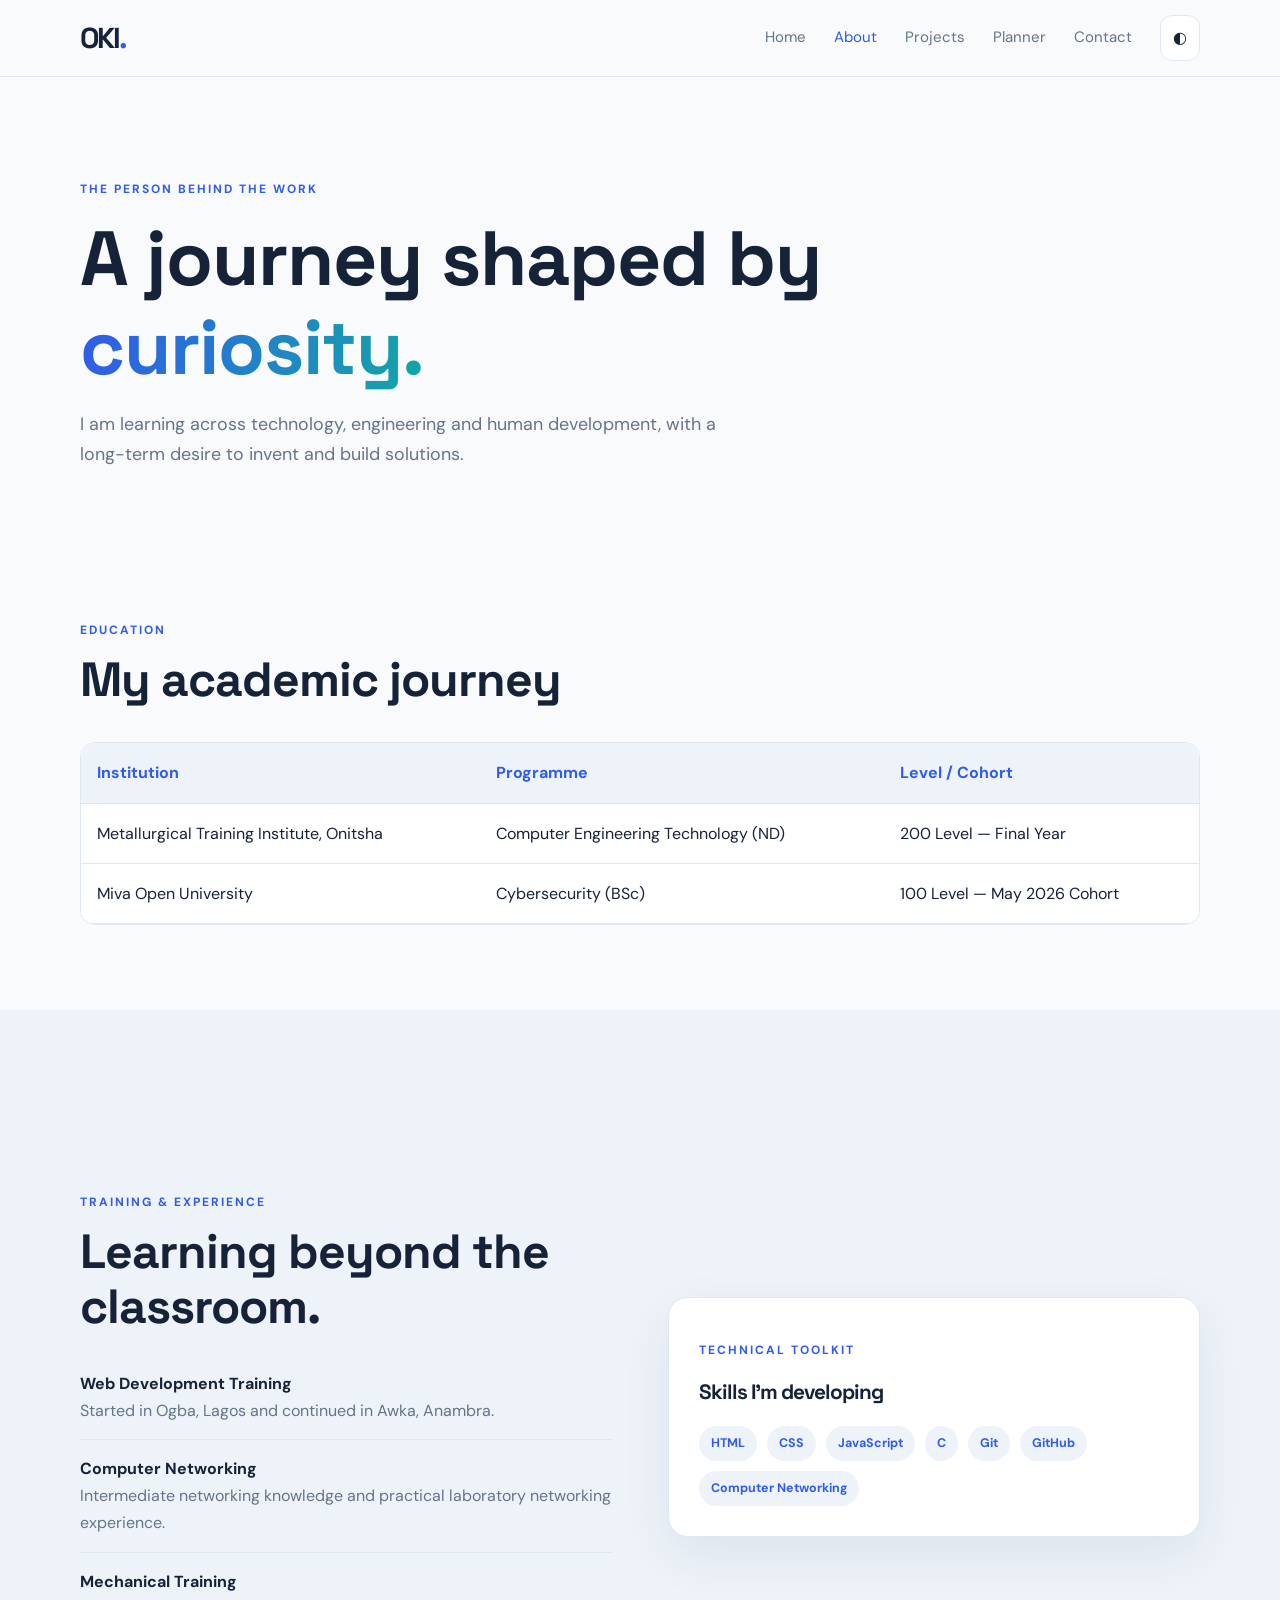
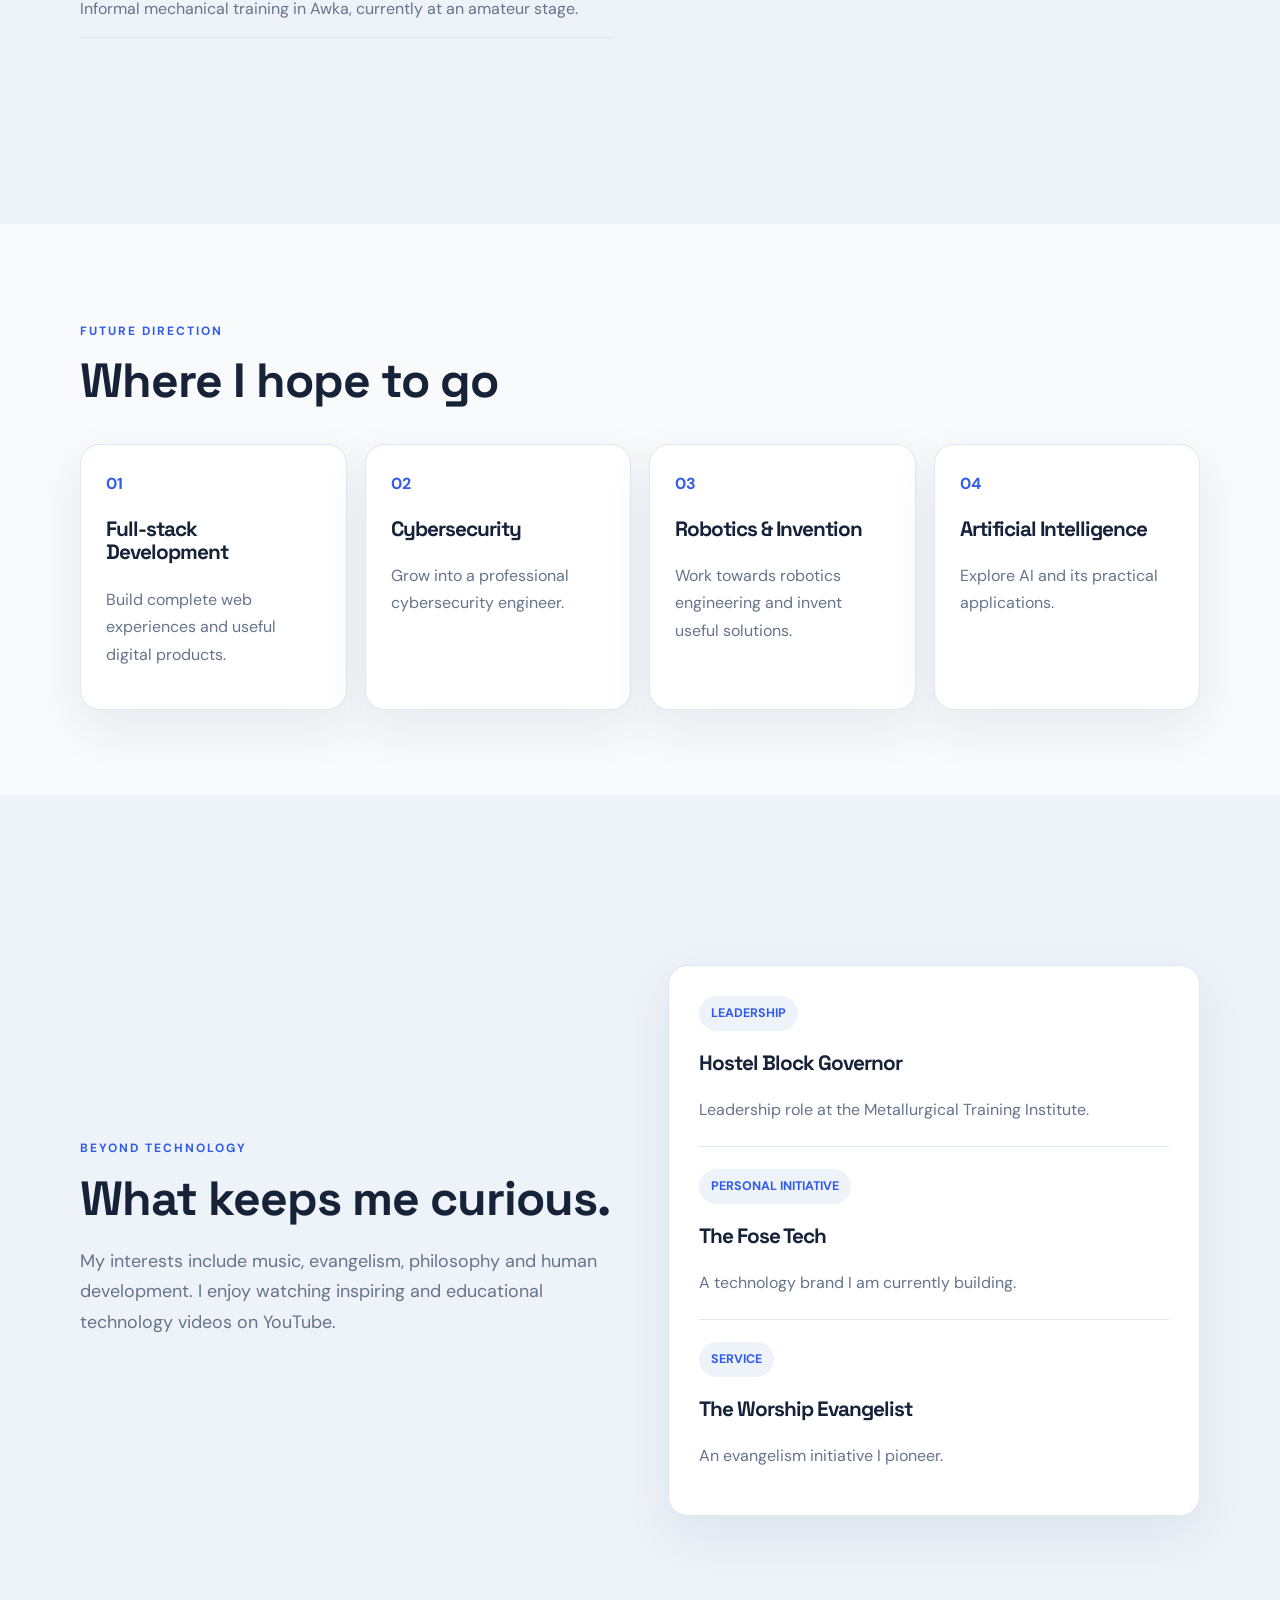
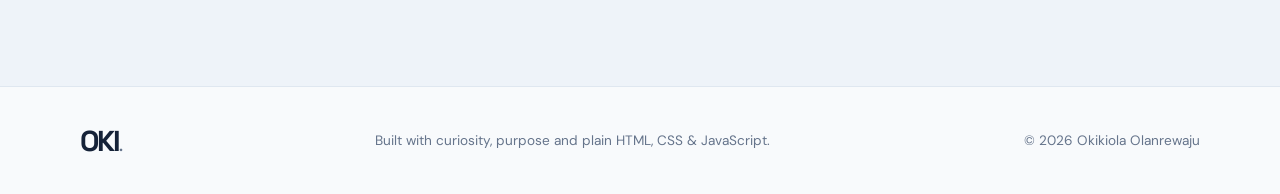
<file: about.html>
<!DOCTYPE html>
<html lang="en">
<head>
  <meta charset="UTF-8">
  <meta name="viewport" content="width=device-width, initial-scale=1.0">
  <meta name="description" content="Learn about Okikiola's education, skills and aspirations.">
  <title>About | Okikiola Olanrewaju</title>

  <link rel="stylesheet" href="assets/css/style.css">
  <link rel="stylesheet" href="assets/css/responsive.css">
  <script defer src="assets/js/main.js"></script>
</head>
<body>

<a class="skip-link" href="#main">Skip to content</a>

<header class="site-header">
  <div class="container nav-wrap">
    <a class="brand" href="index.html">OKI<span>.</span></a>
    <button class="menu-toggle" aria-label="Open navigation" aria-expanded="false">☰</button>

    <nav class="site-nav" aria-label="Main navigation">
      <a href="index.html">Home</a>
      <a class="active" href="about.html">About</a>
      <a href="projects.html">Projects</a>
      <a href="planner.html">Planner</a>
      <a href="contact.html">Contact</a>
      <button class="theme-toggle" type="button" aria-label="Toggle colour theme">◐</button>
    </nav>
  </div>
</header>

<main id="main">

  <section class="page-hero container">
    <p class="eyebrow">THE PERSON BEHIND THE WORK</p>
    <h1>A journey shaped by <span class="gradient-text">curiosity.</span></h1>
    <p class="lead">
      I am learning across technology, engineering and human
      development, with a long-term desire to invent and build solutions.
    </p>
  </section>

  <section class="section container">
    <div class="section-heading">
      <p class="eyebrow">EDUCATION</p>
      <h2>My academic journey</h2>
    </div>

    <div class="table-wrap">
      <table>
        <thead>
          <tr>
            <th>Institution</th>
            <th>Programme</th>
            <th>Level / Cohort</th>
          </tr>
        </thead>

        <tbody>
          <tr>
            <td>Metallurgical Training Institute, Onitsha</td>
            <td>Computer Engineering Technology (ND)</td>
            <td>200 Level — Final Year</td>
          </tr>

          <tr>
            <td>Miva Open University</td>
            <td>Cybersecurity (BSc)</td>
            <td>100 Level — May 2026 Cohort</td>
          </tr>
        </tbody>
      </table>
    </div>
  </section>

  <section class="soft-section">
    <div class="container section two-col">

      <div>
        <p class="eyebrow">TRAINING & EXPERIENCE</p>
        <h2>Learning beyond the classroom.</h2>

        <ul class="clean-list">
          <li>
            <strong>Web Development Training</strong>
            <span>Started in Ogba, Lagos and continued in Awka, Anambra.</span>
          </li>

          <li>
            <strong>Computer Networking</strong>
            <span>Intermediate networking knowledge and practical laboratory networking experience.</span>
          </li>

          <li>
            <strong>Mechanical Training</strong>
            <span>Informal mechanical training in Awka, currently at an amateur stage.</span>
          </li>
        </ul>
      </div>

      <div class="skill-panel">
        <p class="eyebrow">TECHNICAL TOOLKIT</p>
        <h3>Skills I'm developing</h3>

        <div class="skill-group">
          <span>HTML</span>
          <span>CSS</span>
          <span>JavaScript</span>
          <span>C</span>
          <span>Git</span>
          <span>GitHub</span>
          <span>Computer Networking</span>
        </div>
      </div>

    </div>
  </section>

  <section class="section container">
    <div class="section-heading">
      <p class="eyebrow">FUTURE DIRECTION</p>
      <h2>Where I hope to go</h2>
    </div>

    <div class="value-grid">

      <article class="value-card">
        <span class="value-number">01</span>
        <h3>Full-stack Development</h3>
        <p>Build complete web experiences and useful digital products.</p>
      </article>

      <article class="value-card">
        <span class="value-number">02</span>
        <h3>Cybersecurity</h3>
        <p>Grow into a professional cybersecurity engineer.</p>
      </article>

      <article class="value-card">
        <span class="value-number">03</span>
        <h3>Robotics & Invention</h3>
        <p>Work towards robotics engineering and invent useful solutions.</p>
      </article>

      <article class="value-card">
        <span class="value-number">04</span>
        <h3>Artificial Intelligence</h3>
        <p>Explore AI and its practical applications.</p>
      </article>

    </div>
  </section>

  <section class="soft-section">
    <div class="container section two-col">

      <div>
        <p class="eyebrow">BEYOND TECHNOLOGY</p>
        <h2>What keeps me curious.</h2>

        <p class="lead">
          My interests include music, evangelism, philosophy
          and human development. I enjoy watching inspiring
          and educational technology videos on YouTube.
        </p>
      </div>

      <div class="achievement-card">
        <span class="tag">LEADERSHIP</span>
        <h3>Hostel Block Governor</h3>
        <p>Leadership role at the Metallurgical Training Institute.</p>

        <div class="divider-line"></div>

        <span class="tag">PERSONAL INITIATIVE</span>
        <h3>The Fose Tech</h3>
        <p>A technology brand I am currently building.</p>

        <div class="divider-line"></div>

        <span class="tag">SERVICE</span>
        <h3>The Worship Evangelist</h3>
        <p>An evangelism initiative I pioneer.</p>
      </div>

    </div>
  </section>

</main>

<footer class="site-footer">
  <div class="container footer-inner">
    <a class="brand" href="index.html">OKI<span>.</span></a>
    <p>Built with curiosity, purpose and plain HTML, CSS & JavaScript.</p>
    <span>© <span data-year></span> Okikiola Olanrewaju</span>
  </div>
</footer>

</body>
</html>
</file>
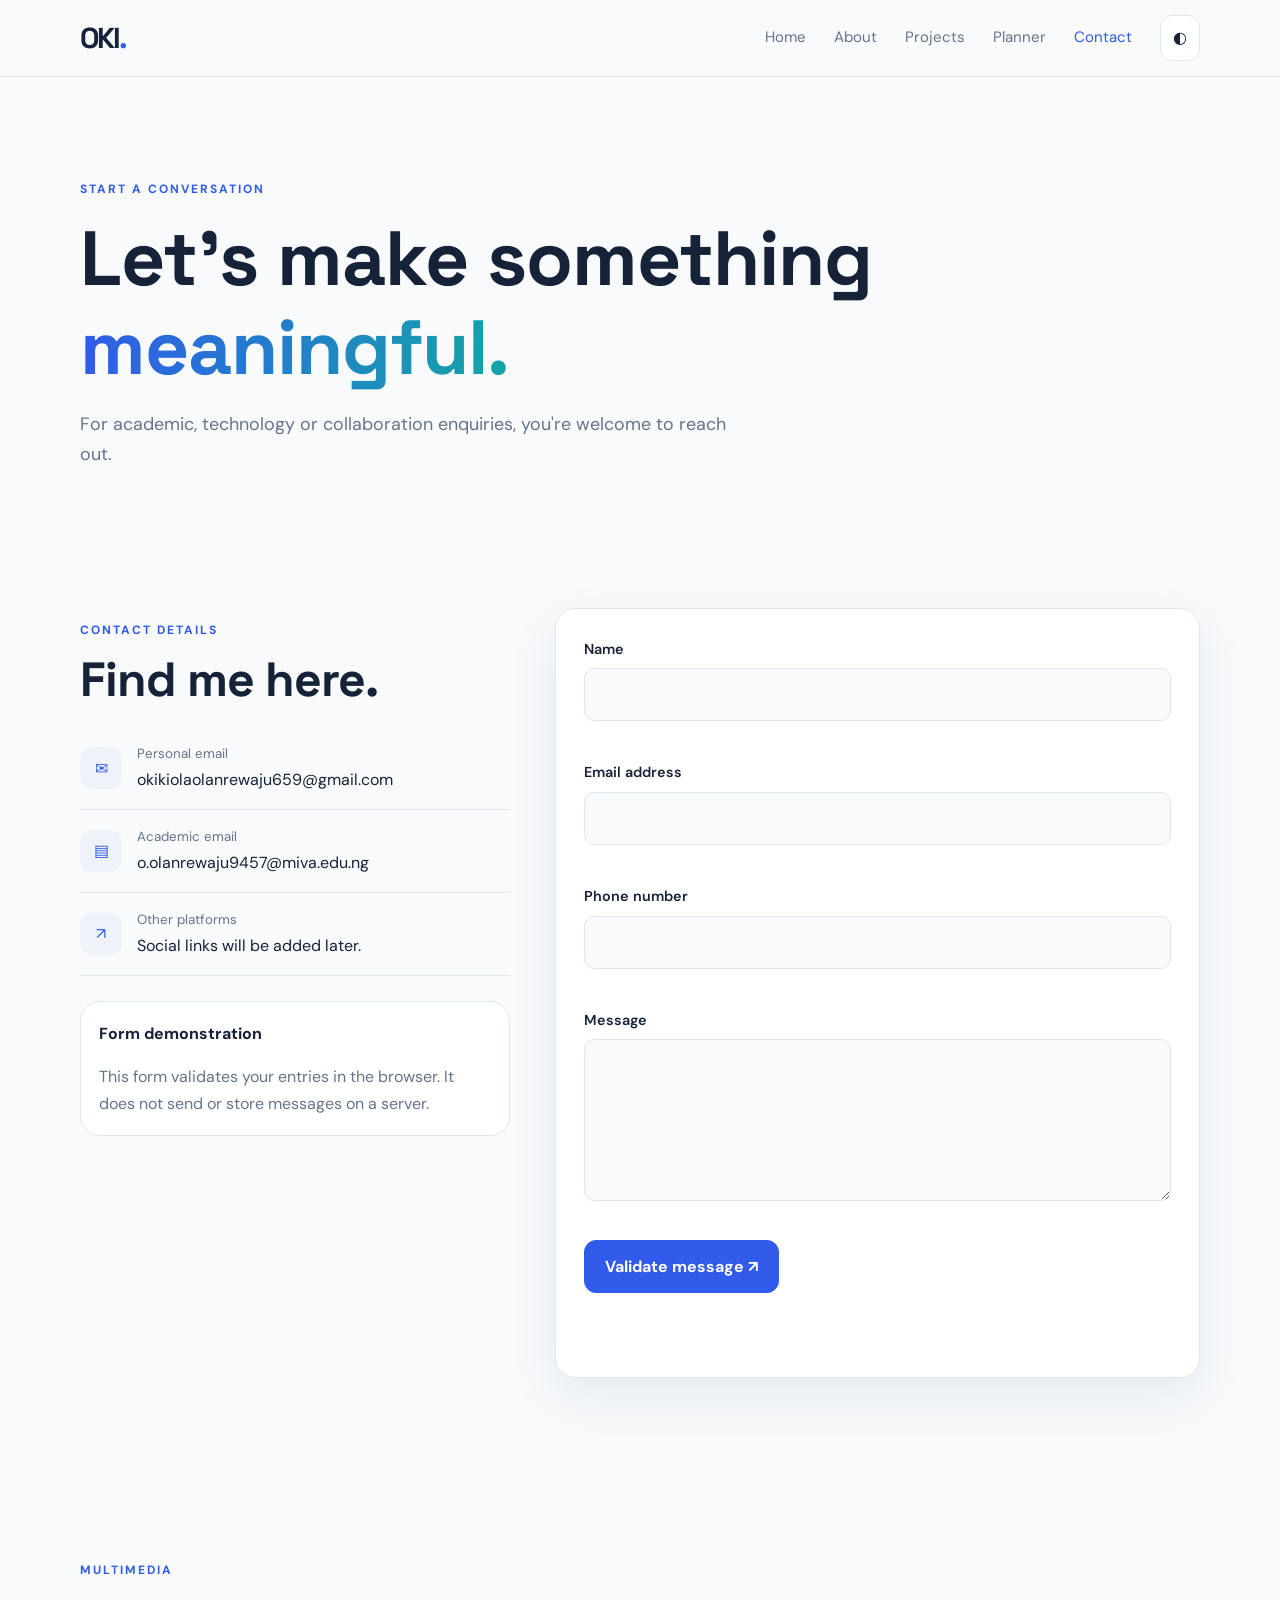
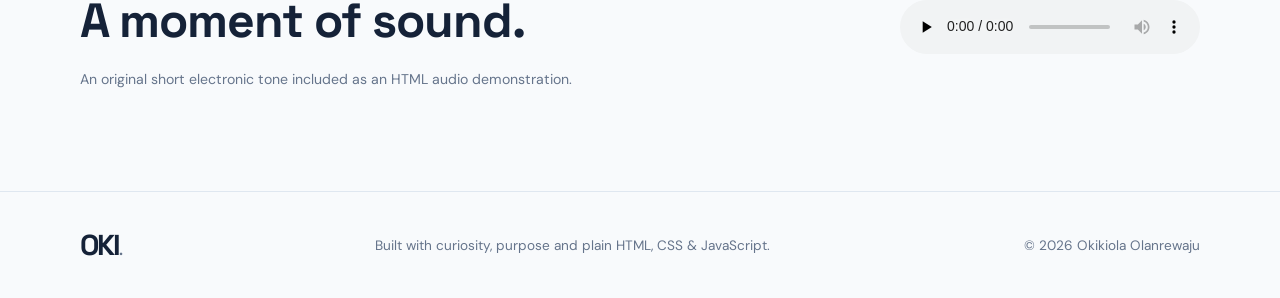
<file: contact.html>
<!DOCTYPE html>
<html lang="en">
<head>
  <meta charset="UTF-8">
  <meta name="viewport" content="width=device-width, initial-scale=1.0">
  <meta name="description" content="Contact Okikiola Olanrewaju.">
  <title>Contact | Okikiola Olanrewaju</title>

  <link rel="stylesheet" href="assets/css/style.css">
  <link rel="stylesheet" href="assets/css/responsive.css">
  <script defer src="assets/js/main.js"></script>
  <script defer src="assets/js/contact.js"></script>
</head>
<body>

<a class="skip-link" href="#main">Skip to content</a>

<header class="site-header">
  <div class="container nav-wrap">
    <a class="brand" href="index.html">OKI<span>.</span></a>
    <button class="menu-toggle" aria-label="Open navigation" aria-expanded="false">☰</button>

    <nav class="site-nav" aria-label="Main navigation">
      <a href="index.html">Home</a>
      <a href="about.html">About</a>
      <a href="projects.html">Projects</a>
      <a href="planner.html">Planner</a>
      <a class="active" href="contact.html">Contact</a>
      <button class="theme-toggle" type="button" aria-label="Toggle colour theme">◐</button>
    </nav>
  </div>
</header>

<main id="main">

  <section class="page-hero container">
    <p class="eyebrow">START A CONVERSATION</p>
    <h1>Let's make something <span class="gradient-text">meaningful.</span></h1>

    <p class="lead">
      For academic, technology or collaboration enquiries,
      you're welcome to reach out.
    </p>
  </section>

  <section class="section container contact-layout">

    <div>
      <p class="eyebrow">CONTACT DETAILS</p>
      <h2>Find me here.</h2>

      <div class="contact-item">
        <span class="contact-icon">✉</span>
        <div>
          <small>Personal email</small>
          <a href="mailto:okikiolaolanrewaju659@gmail.com">
            okikiolaolanrewaju659@gmail.com
          </a>
        </div>
      </div>

      <div class="contact-item">
        <span class="contact-icon">▤</span>
        <div>
          <small>Academic email</small>
          <a href="mailto:o.olanrewaju9457@miva.edu.ng">
            o.olanrewaju9457@miva.edu.ng
          </a>
        </div>
      </div>

      <div class="contact-item">
        <span class="contact-icon">↗</span>
        <div>
          <small>Other platforms</small>
          <span>Social links will be added later.</span>
        </div>
      </div>

      <div class="note-box">
        <strong>Form demonstration</strong>
        <p>
          This form validates your entries in the browser.
          It does not send or store messages on a server.
        </p>
      </div>
    </div>

    <form id="contact-form" class="contact-form" novalidate>

      <div class="field">
        <label for="name">Name</label>
        <input
          id="name"
          name="name"
          type="text"
          autocomplete="name"
          required
        >
        <small class="field-error" id="name-error"></small>
      </div>

      <div class="field">
        <label for="email">Email address</label>
        <input
          id="email"
          name="email"
          type="email"
          autocomplete="email"
          required
        >
        <small class="field-error" id="email-error"></small>
      </div>

      <div class="field">
        <label for="phone">Phone number</label>
        <input
          id="phone"
          name="phone"
          type="tel"
          autocomplete="tel"
          required
        >
        <small class="field-error" id="phone-error"></small>
      </div>

      <div class="field">
        <label for="message">Message</label>
        <textarea
          id="message"
          name="message"
          rows="5"
          required
        ></textarea>
        <small class="field-error" id="message-error"></small>
      </div>

      <button class="button primary" type="submit">
        Validate message ↗
      </button>

      <p id="form-feedback" class="feedback" role="status" aria-live="polite"></p>

    </form>

  </section>

  <section class="section container media-section">
    <div>
      <p class="eyebrow">MULTIMEDIA</p>
      <h2>A moment of sound.</h2>
      <p class="muted">
        An original short electronic tone included as an
        HTML audio demonstration.
      </p>
    </div>

    <audio controls preload="none">
      <source src="assets/audio/portfolio-intro-tone.wav" type="audio/wav">
      Your browser does not support the audio element.
    </audio>
  </section>

</main>

<footer class="site-footer">
  <div class="container footer-inner">
    <a class="brand" href="index.html">OKI<span>.</span></a>
    <p>Built with curiosity, purpose and plain HTML, CSS & JavaScript.</p>
    <span>© <span data-year></span> Okikiola Olanrewaju</span>
  </div>
</footer>

</body>
</html>
</file>
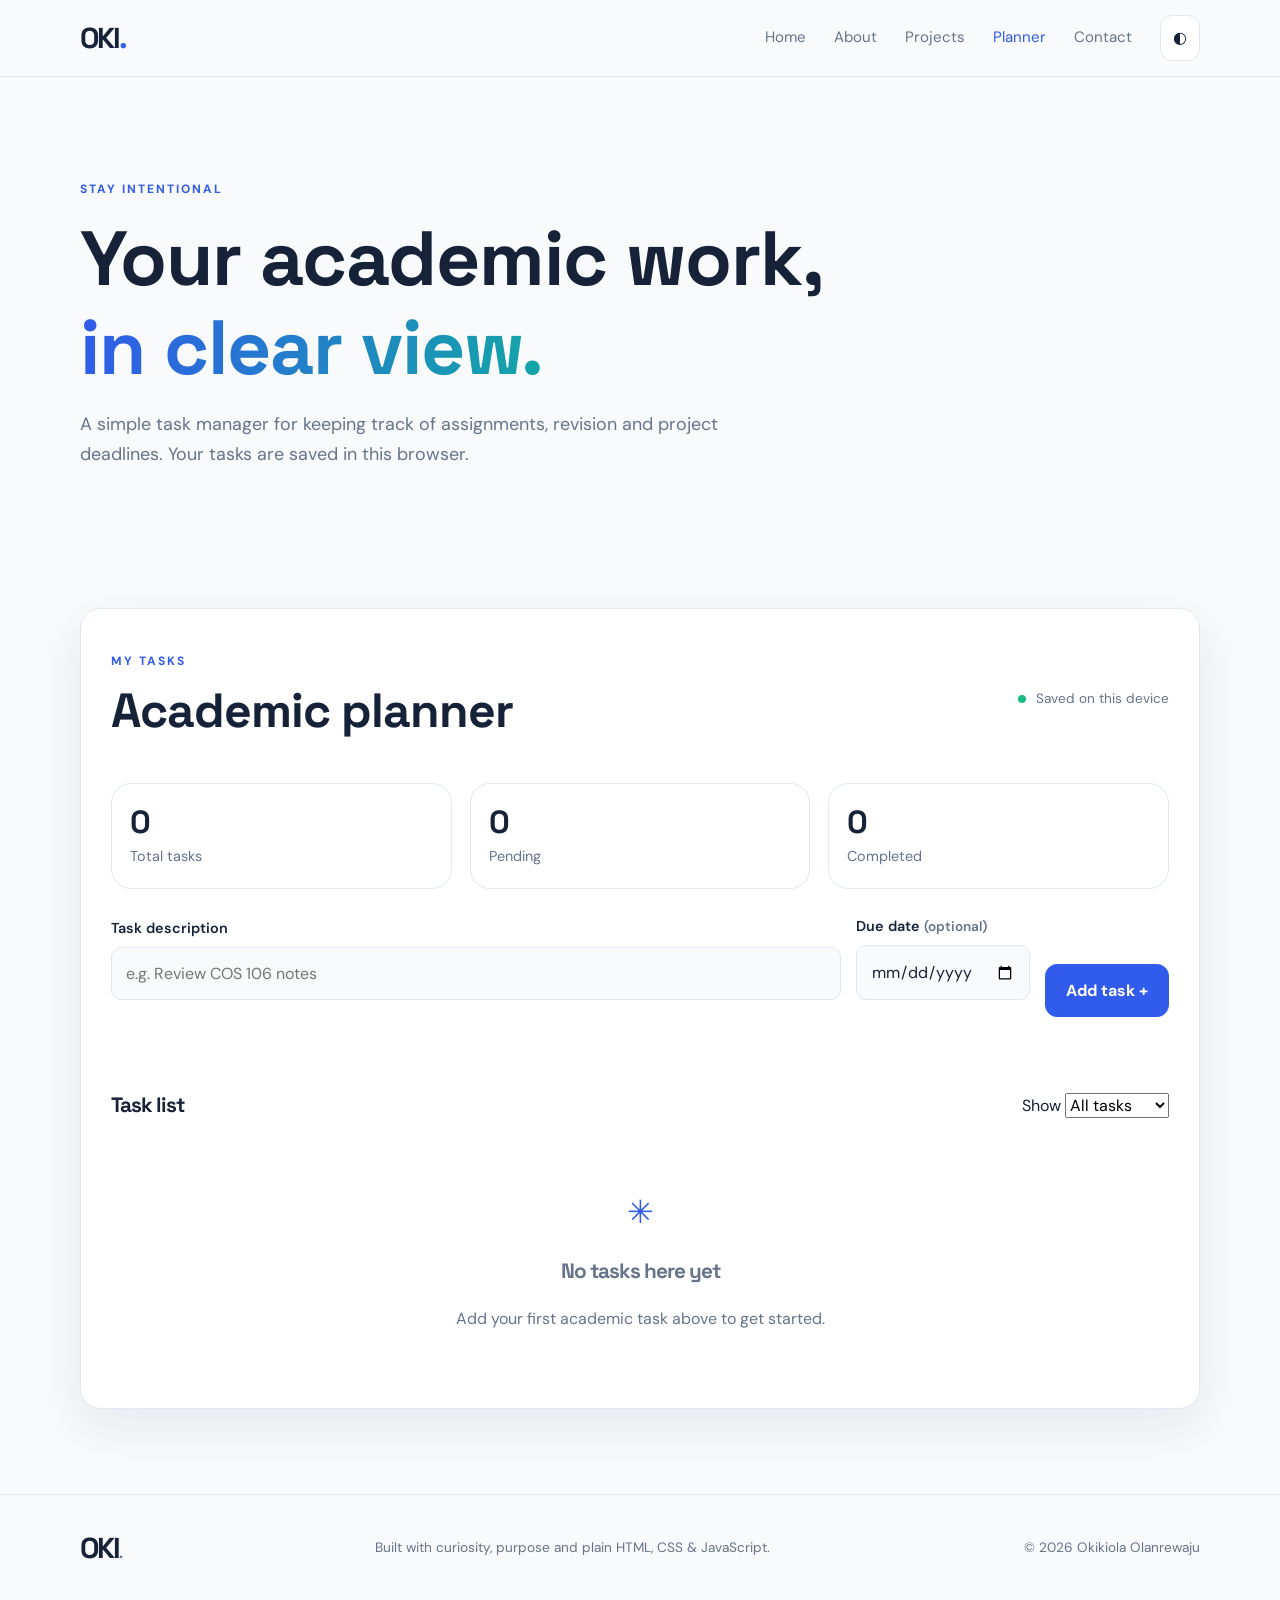
<file: planner.html>
<!DOCTYPE html>
<html lang="en">
<head>
  <meta charset="UTF-8">
  <meta name="viewport" content="width=device-width, initial-scale=1.0">
  <meta name="description" content="An interactive academic task planner.">
  <title>Academic Planner | Okikiola Olanrewaju</title>

  <link rel="stylesheet" href="assets/css/style.css">
  <link rel="stylesheet" href="assets/css/responsive.css">
  <script defer src="assets/js/main.js"></script>
  <script defer src="assets/js/planner.js"></script>
</head>
<body>

<a class="skip-link" href="#main">Skip to content</a>

<header class="site-header">
  <div class="container nav-wrap">
    <a class="brand" href="index.html">OKI<span>.</span></a>
    <button class="menu-toggle" aria-label="Open navigation" aria-expanded="false">☰</button>

    <nav class="site-nav" aria-label="Main navigation">
      <a href="index.html">Home</a>
      <a href="about.html">About</a>
      <a href="projects.html">Projects</a>
      <a class="active" href="planner.html">Planner</a>
      <a href="contact.html">Contact</a>
      <button class="theme-toggle" type="button" aria-label="Toggle colour theme">◐</button>
    </nav>
  </div>
</header>

<main id="main">

  <section class="page-hero container">
    <p class="eyebrow">STAY INTENTIONAL</p>
    <h1>Your academic work,<br><span class="gradient-text">in clear view.</span></h1>

    <p class="lead">
      A simple task manager for keeping track of assignments,
      revision and project deadlines. Your tasks are saved
      in this browser.
    </p>
  </section>

  <section class="section container">

    <div class="planner-shell">

      <div class="planner-top">
        <div>
          <p class="eyebrow">MY TASKS</p>
          <h2>Academic planner</h2>
        </div>

        <span class="storage-label">
          <span class="status-dot"></span>
          Saved on this device
        </span>
      </div>

      <div class="stats-grid">

        <div class="stat-card">
          <strong id="total-count">0</strong>
          <span>Total tasks</span>
        </div>

        <div class="stat-card">
          <strong id="pending-count">0</strong>
          <span>Pending</span>
        </div>

        <div class="stat-card">
          <strong id="completed-count">0</strong>
          <span>Completed</span>
        </div>

      </div>

      <form id="task-form" class="task-form">

        <div class="field grow">
          <label for="task-title">Task description</label>
          <input
            id="task-title"
            name="task"
            type="text"
            maxlength="120"
            placeholder="e.g. Review COS 106 notes"
            required
          >
        </div>

        <div class="field">
          <label for="task-date">
            Due date <span class="optional">(optional)</span>
          </label>
          <input id="task-date" name="dueDate" type="date">
        </div>

        <button class="button primary" type="submit">
          Add task +
        </button>

      </form>

      <p id="planner-feedback" class="feedback" role="status" aria-live="polite"></p>

      <div class="task-toolbar">
        <h3>Task list</h3>

        <label for="task-filter">
          Show
          <select id="task-filter">
            <option value="all">All tasks</option>
            <option value="pending">Pending</option>
            <option value="completed">Completed</option>
          </select>
        </label>
      </div>

      <ul id="task-list" class="task-list" aria-live="polite"></ul>

      <div id="empty-state" class="empty-state">
        <span>✳</span>
        <h3>No tasks here yet</h3>
        <p>Add your first academic task above to get started.</p>
      </div>

    </div>

  </section>

</main>

<footer class="site-footer">
  <div class="container footer-inner">
    <a class="brand" href="index.html">OKI<span>.</span></a>
    <p>Built with curiosity, purpose and plain HTML, CSS & JavaScript.</p>
    <span>© <span data-year></span> Okikiola Olanrewaju</span>
  </div>
</footer>

</body>
</html>
</file>
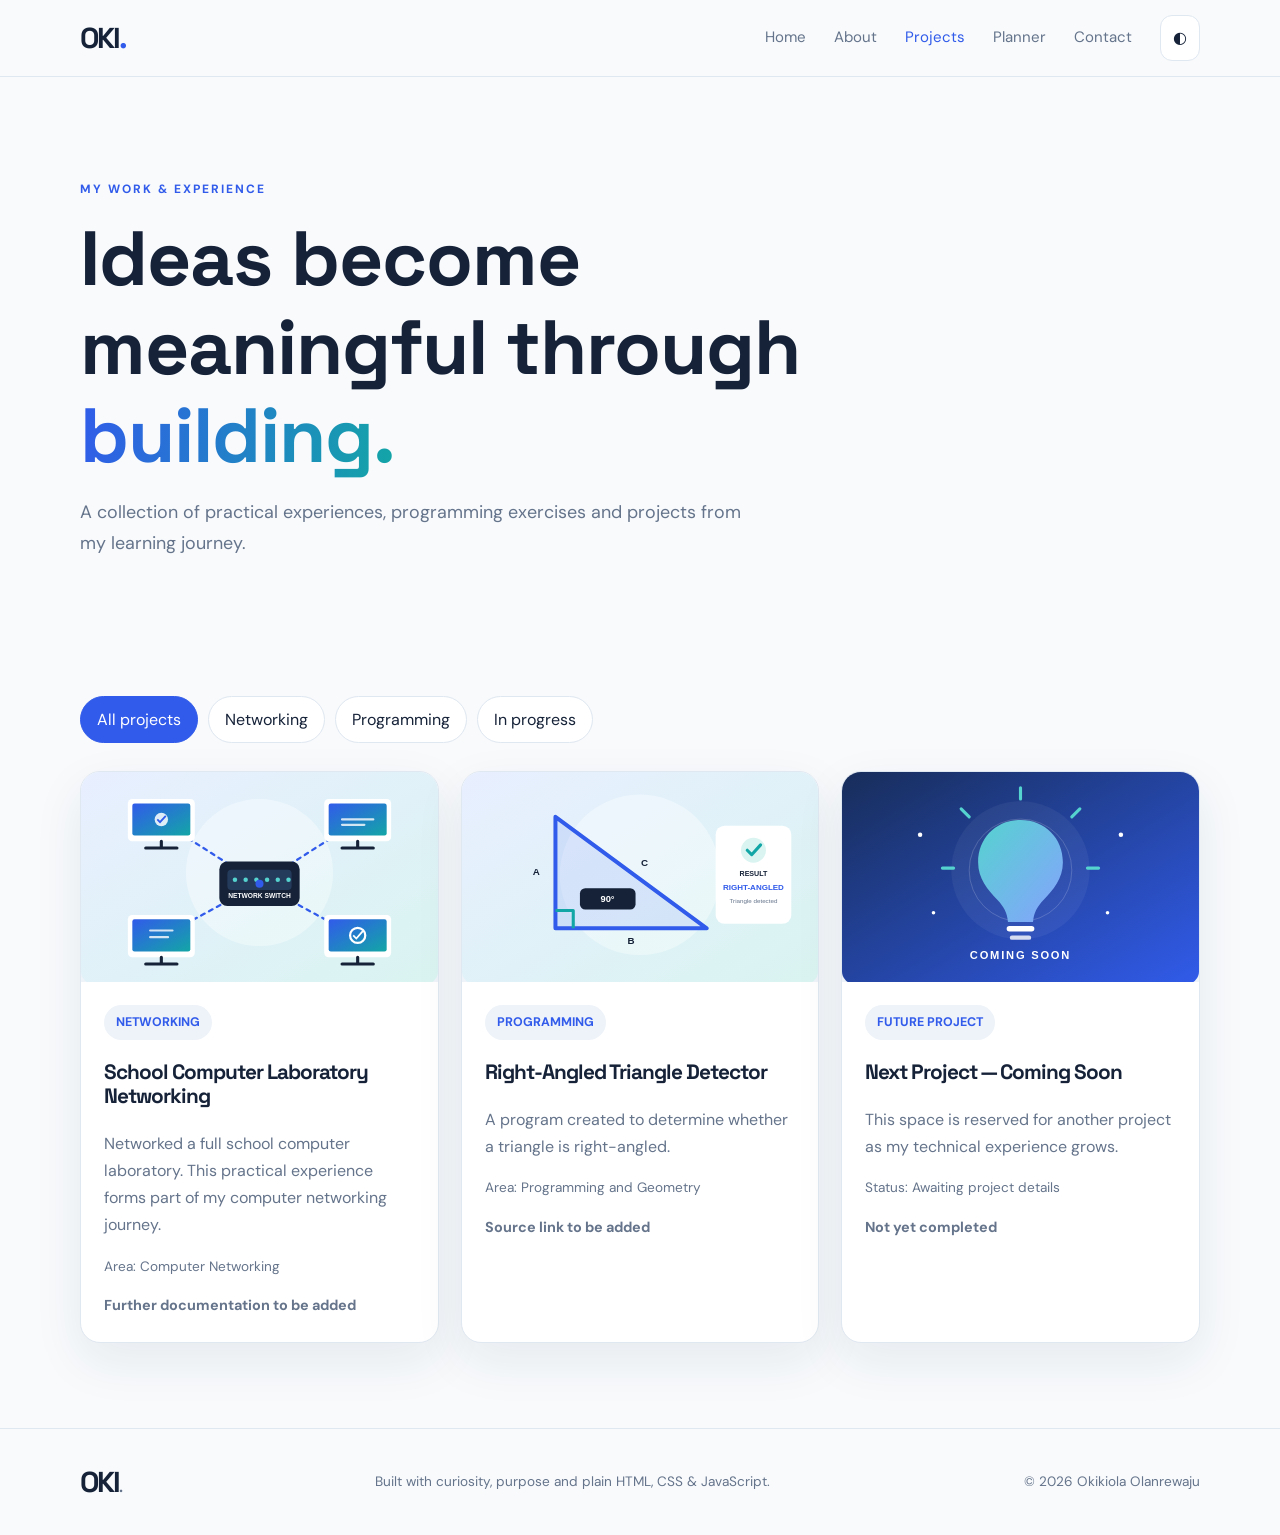
<file: projects.html>
<!DOCTYPE html>
<html lang="en">
<head>
  <meta charset="UTF-8">
  <meta name="viewport" content="width=device-width, initial-scale=1.0">
  <meta name="description" content="Explore the projects and practical experiences of Okikiola Olanrewaju.">
  <title>Projects | Okikiola Olanrewaju</title>

  <link rel="stylesheet" href="assets/css/style.css">
  <link rel="stylesheet" href="assets/css/responsive.css">
  <script defer src="assets/js/main.js"></script>
  <script defer src="assets/js/projects.js"></script>
</head>
<body>

<a class="skip-link" href="#main">Skip to content</a>

<header class="site-header">
  <div class="container nav-wrap">
    <a class="brand" href="index.html">OKI<span>.</span></a>
    <button class="menu-toggle" aria-label="Open navigation" aria-expanded="false">☰</button>

    <nav class="site-nav" aria-label="Main navigation">
      <a href="index.html">Home</a>
      <a href="about.html">About</a>
      <a class="active" href="projects.html">Projects</a>
      <a href="planner.html">Planner</a>
      <a href="contact.html">Contact</a>
      <button class="theme-toggle" type="button" aria-label="Toggle colour theme">◐</button>
    </nav>
  </div>
</header>

<main id="main">

  <section class="page-hero container">
    <p class="eyebrow">MY WORK & EXPERIENCE</p>
    <h1>Ideas become meaningful through <span class="gradient-text">building.</span></h1>
    <p class="lead">
      A collection of practical experiences, programming
      exercises and projects from my learning journey.
    </p>
  </section>

  <section class="section container">

    <div class="filter-row" role="group" aria-label="Filter projects">
      <button class="filter-button active" data-filter="all">All projects</button>
      <button class="filter-button" data-filter="networking">Networking</button>
      <button class="filter-button" data-filter="programming">Programming</button>
      <button class="filter-button" data-filter="future">In progress</button>
    </div>

    <div class="project-grid">

      <article class="project-card" data-category="networking">
        <img src="assets/images/network-lab.svg"
             alt="Illustration of a connected computer laboratory">

        <div class="card-body">
          <span class="tag">NETWORKING</span>
          <h3>School Computer Laboratory Networking</h3>

          <p>
            Networked a full school computer laboratory.
            This practical experience forms part of my
            computer networking journey.
          </p>

          <p class="project-meta">Area: Computer Networking</p>
          <span class="text-link muted-link">Further documentation to be added</span>
        </div>
      </article>

      <article class="project-card" data-category="programming">
        <img src="assets/images/triangle-detector.svg"
             alt="Illustration of a right-angled triangle">

        <div class="card-body">
          <span class="tag">PROGRAMMING</span>
          <h3>Right-Angled Triangle Detector</h3>

          <p>
            A program created to determine whether a
            triangle is right-angled.
          </p>

          <p class="project-meta">Area: Programming and Geometry</p>
          <span class="text-link muted-link">Source link to be added</span>
        </div>
      </article>

      <article class="project-card" data-category="future">
        <img src="assets/images/placeholder-project.svg"
             alt="Placeholder illustration for a future project">

        <div class="card-body">
          <span class="tag">FUTURE PROJECT</span>
          <h3>Next Project — Coming Soon</h3>

          <p>
            This space is reserved for another project
            as my technical experience grows.
          </p>

          <p class="project-meta">Status: Awaiting project details</p>
          <span class="text-link muted-link">Not yet completed</span>
        </div>
      </article>

    </div>

  </section>

</main>

<footer class="site-footer">
  <div class="container footer-inner">
    <a class="brand" href="index.html">OKI<span>.</span></a>
    <p>Built with curiosity, purpose and plain HTML, CSS & JavaScript.</p>
    <span>© <span data-year></span> Okikiola Olanrewaju</span>
  </div>
</footer>

</body>
</html>
</file>
<file: assets/css/style.css>
@import url('https://fonts.googleapis.com/css2?family=DM+Sans:wght@400;500;600;700&family=Space+Grotesk:wght@400;500;600;700&display=swap');

:root {
  --bg: #f8fafc;
  --surface: #ffffff;
  --soft: #eef3f9;
  --text: #152238;
  --muted: #65748b;
  --line: #dfe7f0;
  --primary: #315bea;
  --secondary: #13a6a6;
  --shadow: 0 18px 50px rgba(25, 45, 80, .08);
  --radius: 20px;
}

[data-theme="dark"] {
  --bg: #0c1423;
  --surface: #131f32;
  --soft: #1a2940;
  --text: #edf4ff;
  --muted: #a6b4c9;
  --line: #2b3a50;
  --primary: #86a2ff;
  --secondary: #55d3cf;
  --shadow: 0 18px 50px rgba(0, 0, 0, .2);
}

* {
  box-sizing: border-box;
}

html {
  scroll-behavior: smooth;
}

body {
  margin: 0;
  background: var(--bg);
  color: var(--text);
  font-family: 'DM Sans', sans-serif;
  line-height: 1.7;
  transition: background .25s, color .25s;
}

a {
  color: inherit;
  text-decoration: none;
}

button, input, textarea, select {
  font: inherit;
}

button {
  cursor: pointer;
}

img {
  display: block;
  max-width: 100%;
}

.container {
  width: min(1120px, calc(100% - 40px));
  margin-inline: auto;
}

.skip-link {
  position: absolute;
  top: -60px;
  left: 15px;
  z-index: 1000;
  padding: 10px 15px;
  background: var(--text);
  color: var(--surface);
}

.skip-link:focus {
  top: 15px;
}

.site-header {
  position: sticky;
  top: 0;
  z-index: 100;
  background: color-mix(in srgb, var(--bg) 90%, transparent);
  border-bottom: 1px solid var(--line);
  backdrop-filter: blur(16px);
}

.nav-wrap, .site-nav, .footer-inner {
  display: flex;
  align-items: center;
  justify-content: space-between;
}

.nav-wrap {
  min-height: 76px;
}

.brand {
  font: 700 1.8rem 'Space Grotesk', sans-serif;
  letter-spacing: -2px;
}

.brand span {
  color: var(--primary);
}

.site-nav {
  gap: 28px;
}

.site-nav a {
  color: var(--muted);
  font-size: .94rem;
  transition: color .2s;
}

.site-nav a:hover,
.site-nav a.active {
  color: var(--primary);
}

.theme-toggle, .menu-toggle {
  border: 1px solid var(--line);
  background: var(--surface);
  color: var(--text);
  border-radius: 12px;
  padding: 8px 12px;
}

.menu-toggle {
  display: none;
}

.hero {
  display: grid;
  grid-template-columns: 1.25fr .75fr;
  gap: 60px;
  align-items: center;
  min-height: 610px;
  padding-block: 75px;
}

.eyebrow {
  color: var(--primary);
  font-size: .75rem;
  font-weight: 700;
  letter-spacing: 2px;
}

h1, h2, h3 {
  font-family: 'Space Grotesk', sans-serif;
  line-height: 1.15;
  letter-spacing: -1px;
}

h1 {
  margin: 15px 0;
  font-size: clamp(2.8rem, 6vw, 5rem);
}

h2 {
  font-size: clamp(2rem, 4vw, 3rem);
  margin: 10px 0 20px;
}

h3 {
  font-size: 1.3rem;
}

.gradient-text {
  color: var(--primary);
  background: linear-gradient(100deg, var(--primary), var(--secondary));
  -webkit-background-clip: text;
  background-clip: text;
  -webkit-text-fill-color: transparent;
}

.lead {
  color: var(--muted);
  font-size: 1.12rem;
  max-width: 680px;
}

.hero-actions {
  display: flex;
  flex-wrap: wrap;
  gap: 14px;
  margin-top: 30px;
}

.button {
  display: inline-flex;
  align-items: center;
  justify-content: center;
  gap: 12px;
  border: 1px solid var(--line);
  border-radius: 12px;
  padding: 12px 20px;
  font-weight: 700;
  transition: transform .2s, box-shadow .2s;
}

.button:hover {
  transform: translateY(-3px);
  box-shadow: var(--shadow);
}

.button.primary {
  background: var(--primary);
  border-color: var(--primary);
  color: white;
}

.button.secondary {
  background: var(--surface);
  color: var(--text);
}

.hero-visual {
  position: relative;
  display: grid;
  place-items: center;
}

.profile-frame {
  width: min(340px, 100%);
  aspect-ratio: 4 / 5;
  overflow: hidden;
  border: 10px solid var(--surface);
  border-radius: 45% 45% 22px 22px;
  background: var(--soft);
  box-shadow: var(--shadow);
}

.profile-frame img {
  width: 100%;
  height: 100%;
  object-fit: cover;
}

.profile-fallback {
  display: grid;
  place-items: center;
  width: 100%;
  height: 100%;
  color: var(--primary);
  font: 700 6rem 'Space Grotesk', sans-serif;
}

.section {
  padding-block: 85px;
}

.soft-section {
  background: var(--soft);
  padding-block: 85px;
}

.section-heading {
  max-width: 700px;
  margin-bottom: 35px;
}

.page-hero {
  padding-block: 90px 35px;
}

.page-hero h1 {
  max-width: 900px;
}

.two-col {
  display: grid;
  grid-template-columns: 1fr 1fr;
  gap: 55px;
  align-items: center;
}

.value-grid, .stats-grid {
  display: grid;
  grid-template-columns: repeat(4, 1fr);
  gap: 18px;
}

.value-card, .achievement-card, .skill-panel,
.project-card, .planner-shell, .contact-form,
.note-box, .stat-card {
  background: var(--surface);
  border: 1px solid var(--line);
  border-radius: var(--radius);
  box-shadow: var(--shadow);
}

.value-card {
  padding: 25px;
  transition: transform .2s;
}

.value-card:hover, .project-card:hover {
  transform: translateY(-5px);
}

.value-number {
  color: var(--primary);
  font-weight: 700;
}

.value-card p, .project-card p, .achievement-card p {
  color: var(--muted);
}

.skill-panel, .achievement-card {
  padding: 30px;
}

.skill-group {
  display: flex;
  flex-wrap: wrap;
  gap: 10px;
}

.skill-group span, .tag {
  display: inline-block;
  padding: 7px 12px;
  border-radius: 30px;
  background: var(--soft);
  color: var(--primary);
  font-size: .78rem;
  font-weight: 700;
}

.clean-list {
  list-style: none;
  padding: 0;
}

.clean-list li {
  padding: 15px 0;
  border-bottom: 1px solid var(--line);
}

.clean-list span {
  display: block;
  color: var(--muted);
}

.table-wrap {
  overflow-x: auto;
  border: 1px solid var(--line);
  border-radius: 15px;
}

table {
  width: 100%;
  border-collapse: collapse;
  background: var(--surface);
  text-align: left;
}

th, td {
  padding: 16px;
  border-bottom: 1px solid var(--line);
}

th {
  color: var(--primary);
  background: var(--soft);
}

.fine-print, .muted {
  color: var(--muted);
  font-size: .88rem;
}

.divider-line {
  height: 1px;
  margin: 22px 0;
  background: var(--line);
}

.project-grid {
  display: grid;
  grid-template-columns: repeat(3, 1fr);
  gap: 22px;
}

.project-card {
  overflow: hidden;
  transition: transform .2s;
}

.project-card > img {
  width: 100%;
  height: 210px;
  object-fit: cover;
  background: var(--soft);
}

.card-body {
  padding: 23px;
}

.project-meta {
  font-size: .85rem;
}

.text-link {
  color: var(--primary);
  font-weight: 700;
  font-size: .9rem;
}

.muted-link {
  color: var(--muted);
}

.filter-row {
  display: flex;
  flex-wrap: wrap;
  gap: 10px;
  margin-bottom: 28px;
}

.filter-button {
  border: 1px solid var(--line);
  border-radius: 30px;
  padding: 9px 16px;
  color: var(--text);
  background: var(--surface);
}

.filter-button.active {
  background: var(--primary);
  color: white;
  border-color: var(--primary);
}

.planner-shell {
  padding: 30px;
}

.planner-top, .task-toolbar {
  display: flex;
  justify-content: space-between;
  align-items: center;
  gap: 20px;
}

.storage-label, .optional {
  color: var(--muted);
  font-size: .85rem;
}

.status-dot {
  display: inline-block;
  width: 8px;
  height: 8px;
  margin-right: 6px;
  border-radius: 50%;
  background: #1dbb83;
}

.stats-grid {
  grid-template-columns: repeat(3, 1fr);
  margin-block: 25px;
}

.stat-card {
  padding: 18px;
  box-shadow: none;
}

.stat-card strong {
  display: block;
  font: 700 2rem 'Space Grotesk', sans-serif;
}

.stat-card span {
  color: var(--muted);
  font-size: .9rem;
}

.task-form {
  display: flex;
  align-items: end;
  gap: 15px;
}

.field {
  display: grid;
  gap: 7px;
  margin-bottom: 17px;
}

.field label {
  font-weight: 600;
  font-size: .9rem;
}

.field input, .field textarea, .filter-select-label select {
  width: 100%;
  padding: 12px 14px;
  border: 1px solid var(--line);
  border-radius: 10px;
  background: var(--bg);
  color: var(--text);
  outline: none;
}

.field input:focus, .field textarea:focus {
  border-color: var(--primary);
  box-shadow: 0 0 0 3px color-mix(in srgb, var(--primary) 15%, transparent);
}

.grow {
  flex: 1;
}

.task-list {
  list-style: none;
  padding: 0;
}

.task-item {
  display: flex;
  align-items: center;
  gap: 12px;
  padding: 15px 0;
  border-bottom: 1px solid var(--line);
}

.task-item span {
  flex: 1;
}

.task-item.completed span {
  text-decoration: line-through;
  color: var(--muted);
}

.task-item button {
  border: 0;
  background: transparent;
  color: #d34b58;
}

.empty-state {
  text-align: center;
  padding: 30px;
  color: var(--muted);
}

.empty-state > span {
  color: var(--primary);
  font-size: 2rem;
}

.contact-layout {
  display: grid;
  grid-template-columns: .8fr 1.2fr;
  gap: 45px;
  align-items: start;
}

.contact-item {
  display: flex;
  gap: 15px;
  align-items: center;
  padding: 16px 0;
  border-bottom: 1px solid var(--line);
}

.contact-icon {
  display: grid;
  place-items: center;
  width: 42px;
  height: 42px;
  border-radius: 12px;
  color: var(--primary);
  background: var(--soft);
}

.contact-item small {
  display: block;
  color: var(--muted);
}

.contact-item a {
  overflow-wrap: anywhere;
}

.contact-form {
  padding: 28px;
}

.field-error {
  min-height: 15px;
  color: #d34b58;
  font-size: .8rem;
}

.feedback {
  min-height: 24px;
  color: var(--primary);
  font-weight: 600;
}

.note-box {
  padding: 18px;
  margin-top: 25px;
  box-shadow: none;
}

.note-box p {
  color: var(--muted);
  margin-bottom: 0;
}

.media-section {
  display: flex;
  justify-content: space-between;
  align-items: center;
  gap: 30px;
}

audio {
  max-width: 100%;
}

.site-footer {
  border-top: 1px solid var(--line);
  padding-block: 28px;
}

.footer-inner {
  gap: 20px;
  flex-wrap: wrap;
}

.footer-inner p, .footer-inner span {
  color: var(--muted);
  font-size: .85rem;
}

@media (prefers-reduced-motion: reduce) {
  *, *::before, *::after {
    scroll-behavior: auto !important;
    transition-duration: .01ms !important;
  }
}
</file>
<file: assets/css/responsive.css>
@media (max-width: 900px) {
  .hero {
    grid-template-columns: 1fr .75fr;
    gap: 25px;
    min-height: 520px;
  }

  .value-grid {
    grid-template-columns: repeat(2, 1fr);
  }

  .project-grid {
    grid-template-columns: repeat(2, 1fr);
  }

  .two-col {
    gap: 30px;
  }
}

@media (max-width: 680px) {
  .container {
    width: min(100% - 30px, 1120px);
  }

  .nav-wrap {
    min-height: 68px;
  }

  .menu-toggle {
    display: block;
    margin-left: auto;
  }

  .site-nav {
    display: none;
    position: absolute;
    top: 68px;
    left: 0;
    right: 0;
    padding: 20px;
    background: var(--surface);
    border-bottom: 1px solid var(--line);
    flex-direction: column;
    align-items: stretch;
    gap: 16px;
  }

  .site-nav.open {
    display: flex;
  }

  .site-nav a, .theme-toggle {
    padding: 8px;
  }

  .hero {
    grid-template-columns: 1fr;
    padding-block: 55px;
    text-align: left;
  }

  .hero-visual {
    grid-row: 1;
  }

  .profile-frame {
    width: min(250px, 75%);
  }

  h1 {
    font-size: clamp(2.5rem, 12vw, 4rem);
  }

  .section, .soft-section {
    padding-block: 60px;
  }

  .page-hero {
    padding-block: 65px 20px;
  }

  .two-col, .contact-layout {
    grid-template-columns: 1fr;
  }

  .value-grid, .project-grid {
    grid-template-columns: 1fr;
  }

  .stats-grid {
    grid-template-columns: repeat(3, 1fr);
    gap: 8px;
  }

  .stat-card {
    padding: 12px;
  }

  .stat-card strong {
    font-size: 1.5rem;
  }

  .task-form {
    display: grid;
    align-items: stretch;
  }

  .planner-shell {
    padding: 18px;
  }

  .planner-top, .task-toolbar, .media-section {
    align-items: flex-start;
    flex-direction: column;
  }

  .footer-inner {
    align-items: flex-start;
    flex-direction: column;
  }

  th, td {
    padding: 12px;
    font-size: .88rem;
  }
}
</file>
